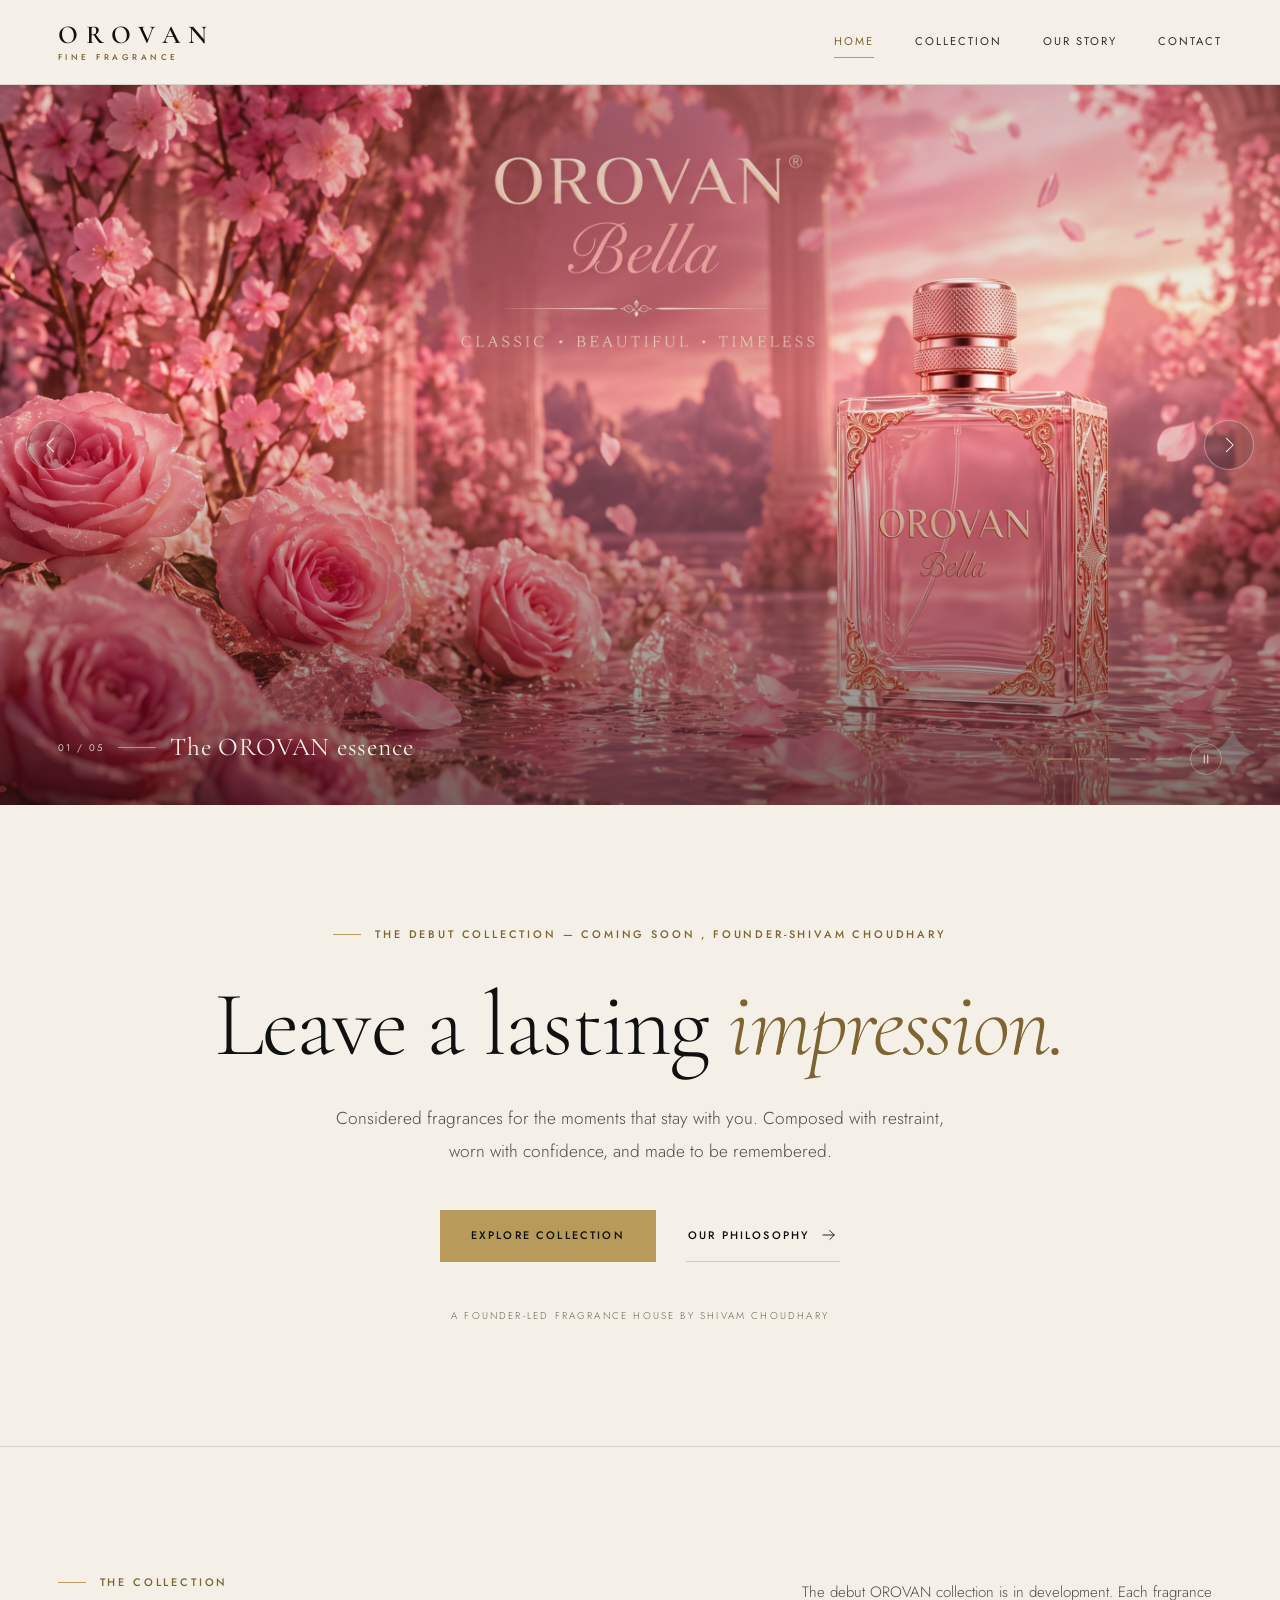
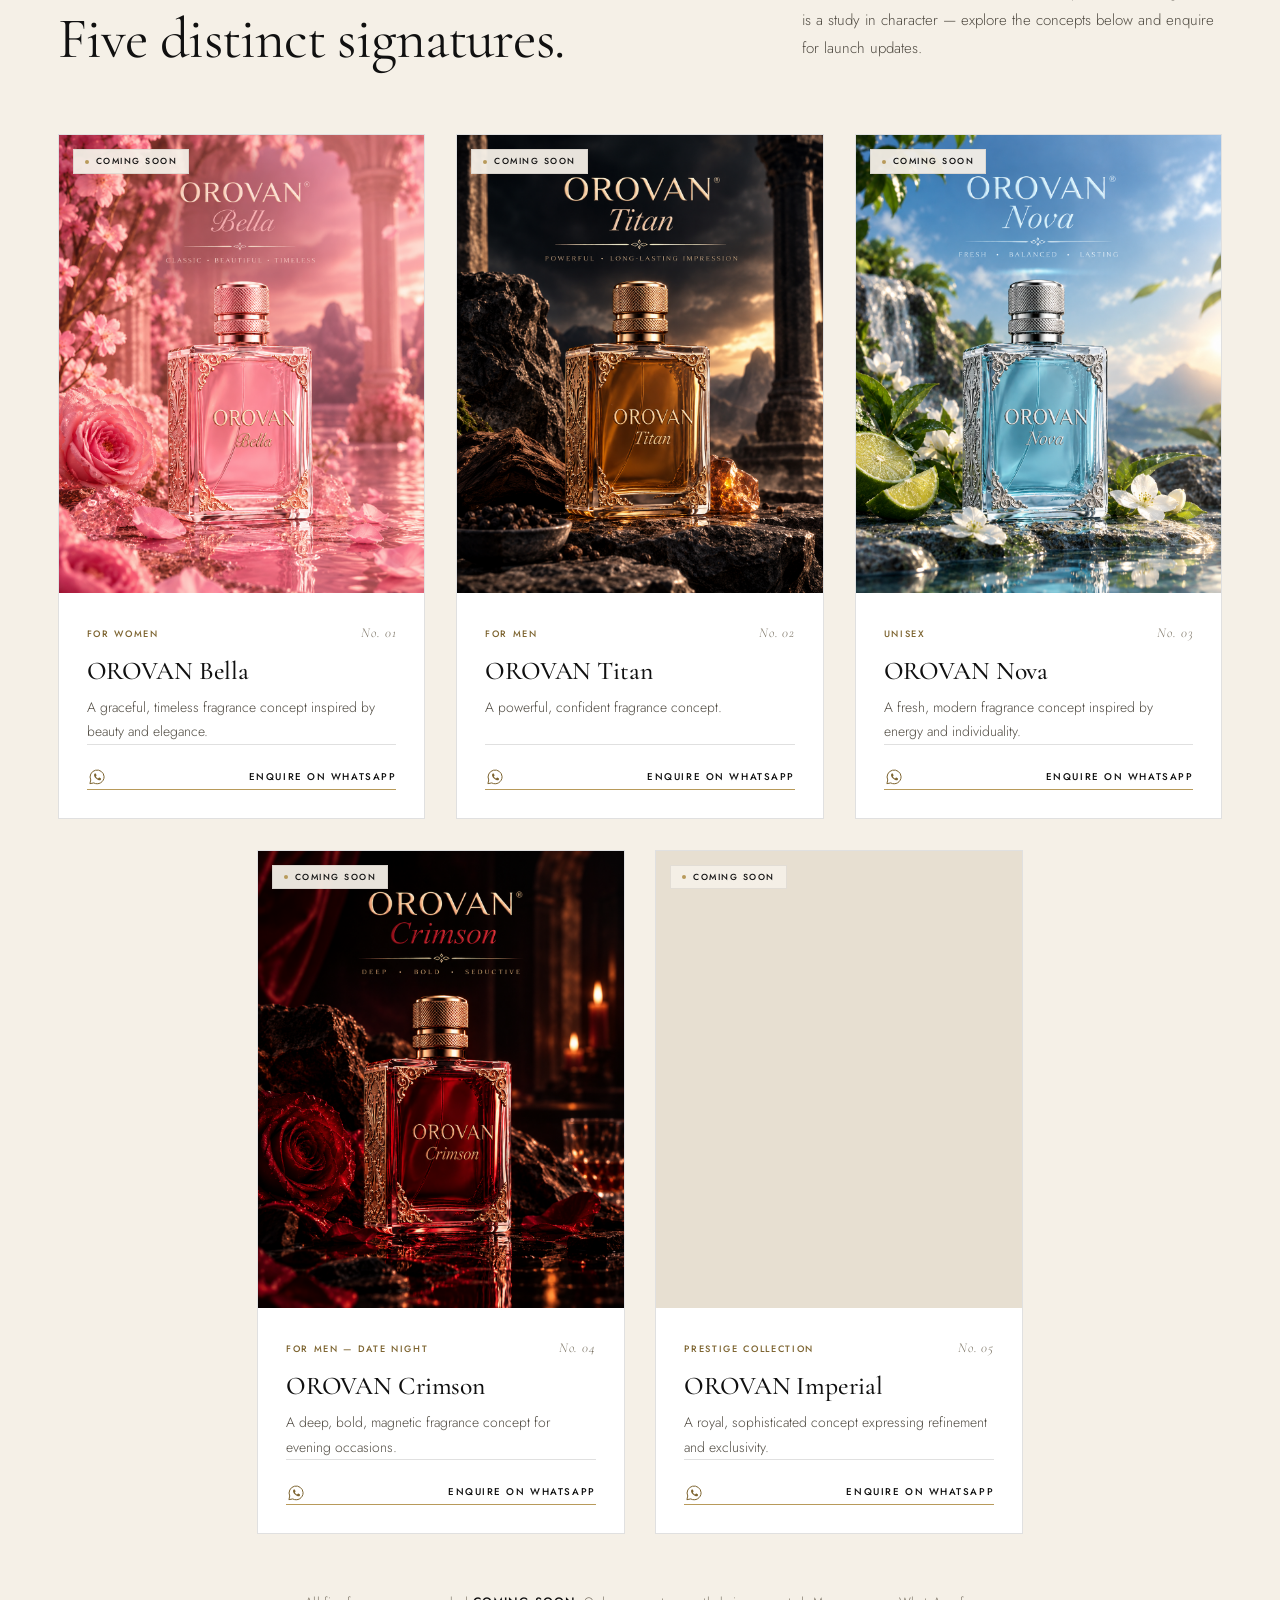
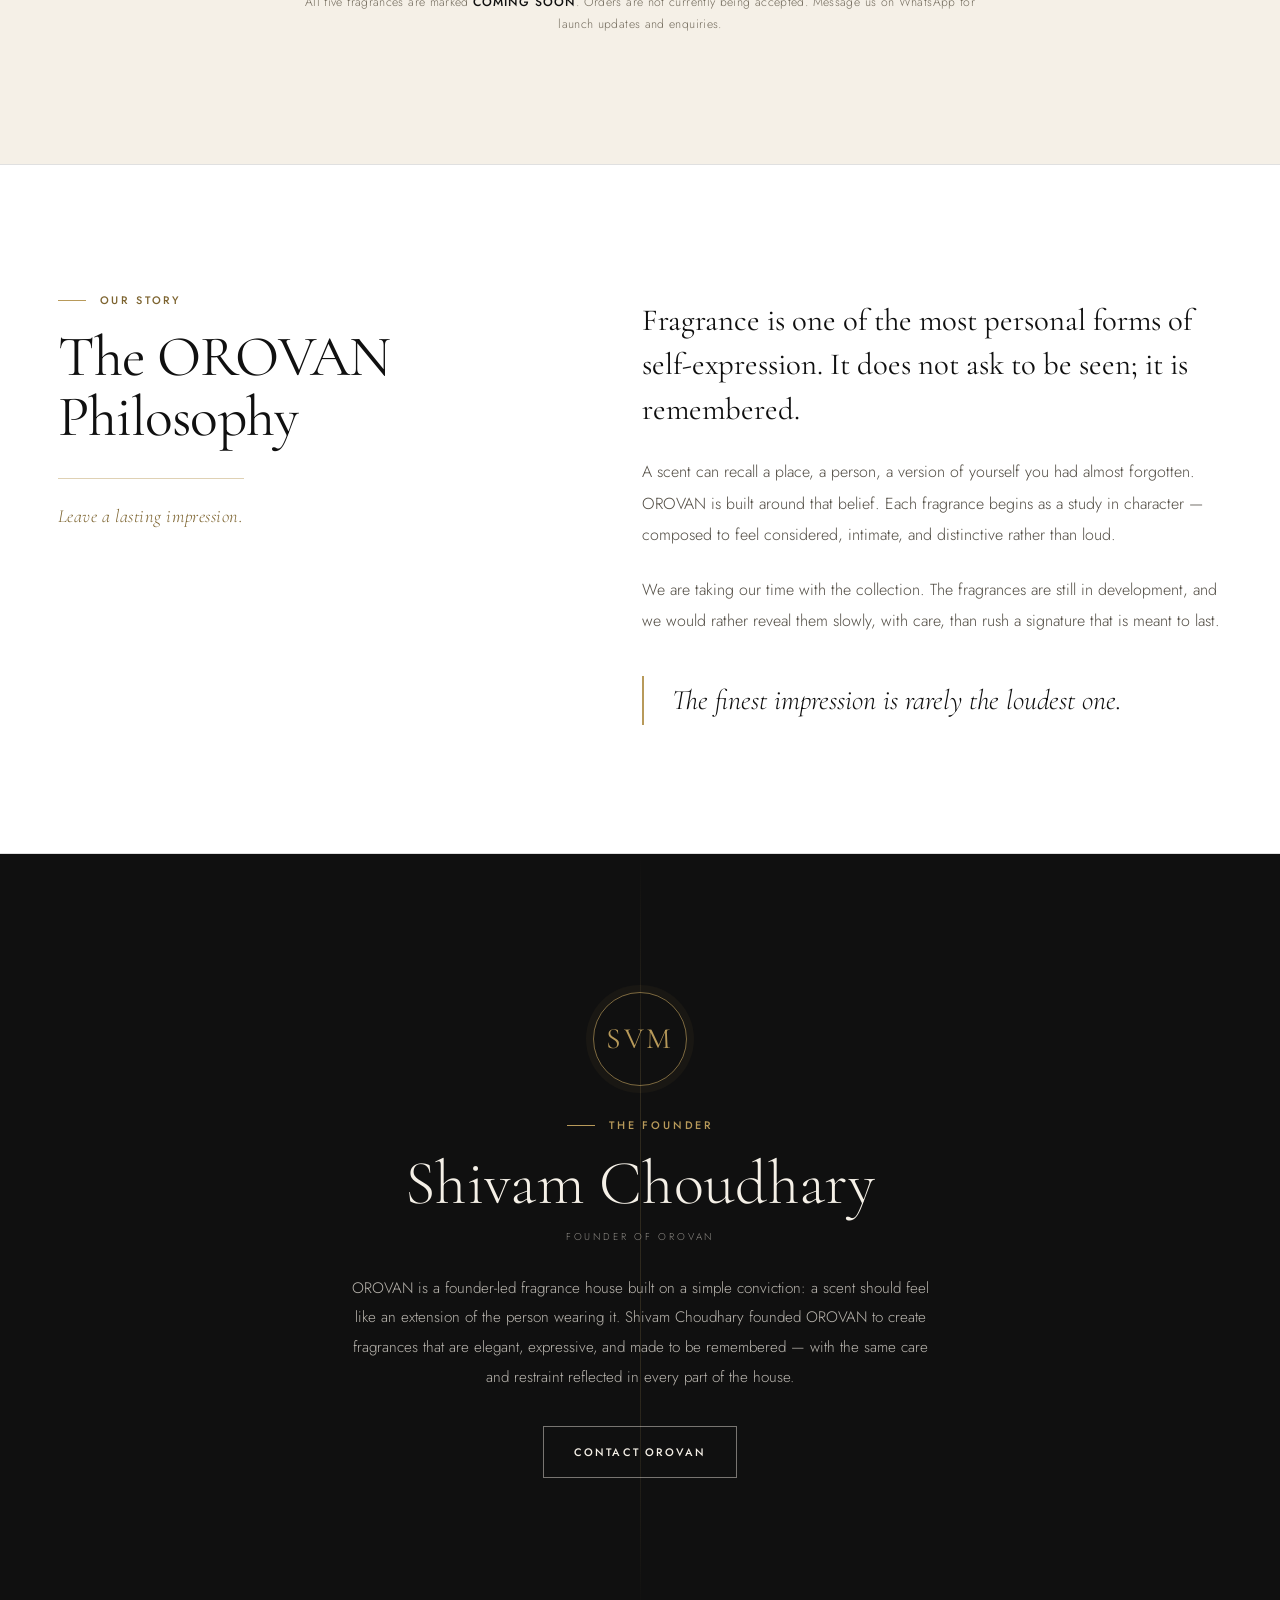
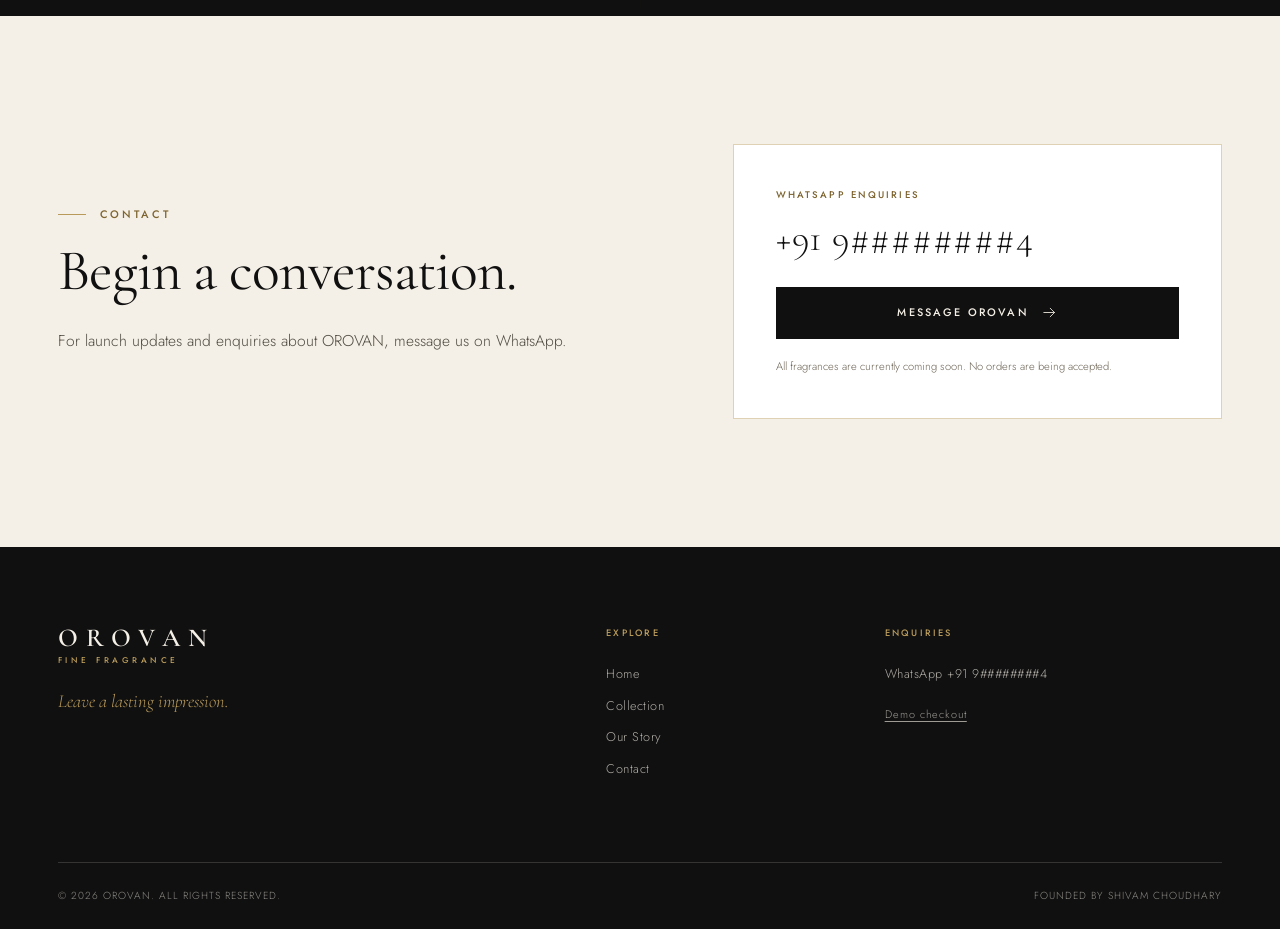
<file: index.html>
<!DOCTYPE html>
<html lang="en">
<head>
  <meta charset="UTF-8">
  <meta name="viewport" content="width=device-width, initial-scale=1">
  <meta name="description" content="OROVAN is a founder-led fragrance house creating considered, expressive scents made to be remembered. Discover the debut collection, coming soon.">
  <meta name="theme-color" content="#101010">
  <title>OROVAN | Leave a Lasting Impression</title>

  <link rel="icon" href="data:image/svg+xml,%3Csvg xmlns='http://www.w3.org/2000/svg' viewBox='0 0 64 64'%3E%3Crect width='64' height='64' fill='%23101010'/%3E%3Ctext x='32' y='44' font-family='Georgia,serif' font-size='36' fill='%23B89A5A' text-anchor='middle'%3EO%3C/text%3E%3C/svg%3E">

  <link rel="preconnect" href="https://fonts.googleapis.com">
  <link rel="preconnect" href="https://fonts.gstatic.com" crossorigin>
  <link href="https://fonts.googleapis.com/css2?family=Cormorant+Garamond:ital,wght@0,300;0,400;0,500;0,600;1,300;1,400&family=Jost:wght@300;400;500;600&display=swap" rel="stylesheet">

  <link rel="stylesheet" href="style.css">
</head>
<body>
  <a class="skip-link" href="#main">Skip to content</a>

  <header class="site-header" id="site-header">
    <div class="header-inner container">
      <a class="brand" href="#home">
        <span class="brand-name">OROVAN</span>
        <span class="brand-sub">Fine Fragrance</span>
      </a>

      <button
        class="nav-toggle"
        type="button"
        aria-expanded="false"
        aria-controls="primary-nav"
        data-nav-toggle
      >
        <span class="nav-toggle-box" aria-hidden="true">
          <span></span>
          <span></span>
        </span>
        <span class="sr-only">Open menu</span>
      </button>

      <nav class="primary-nav" id="primary-nav" aria-label="Primary navigation" data-nav>
        <ul>
          <li><a href="#home">Home</a></li>
          <li><a href="#collection">Collection</a></li>
          <li><a href="#story">Our Story</a></li>
          <li><a href="#contact">Contact</a></li>
        </ul>
      </nav>
    </div>
  </header>

  <main id="main">
    <!-- SLIDER IMAGES: place home.img1.jpg to home.img5.jpg inside the images/ folder. -->
    <section class="hero-slider" id="home" aria-label="OROVAN fragrance imagery">
      <div class="slider" data-slider role="region" aria-roledescription="carousel" aria-label="Featured OROVAN imagery" tabindex="0">
        <figure class="slide is-active" data-slide>
          <img src="home1.png" alt="A sculptural OROVAN perfume bottle in warm, low light" width="1600" height="900" fetchpriority="high" decoding="async">
          <div class="slide-fallback" hidden aria-hidden="true">
            <span>OROVAN</span>
            <small>Image coming soon</small>
          </div>
          <figcaption class="slide-caption">
            <span class="slide-index">01 / 05</span>
            <span class="slide-line" aria-hidden="true"></span>
            <span class="slide-title">The OROVAN essence</span>
          </figcaption>
        </figure>

        <figure class="slide" data-slide aria-hidden="true">
          <img src="home2.png" alt="Amber glass and soft shadows in an OROVAN still life" width="1600" height="900" loading="lazy" decoding="async">
          <div class="slide-fallback" hidden aria-hidden="true">
            <span>OROVAN</span>
            <small>Image coming soon</small>
          </div>
          <figcaption class="slide-caption">
            <span class="slide-index">02 / 05</span>
            <span class="slide-line" aria-hidden="true"></span>
            <span class="slide-title">Quiet confidence</span>
          </figcaption>
        </figure>

        <figure class="slide" data-slide aria-hidden="true">
          <img src="home3.png" alt="An OROVAN fragrance bottle beside folded ivory silk" width="1600" height="900" loading="lazy" decoding="async">
          <div class="slide-fallback" hidden aria-hidden="true">
            <span>OROVAN</span>
            <small>Image coming soon</small>
          </div>
          <figcaption class="slide-caption">
            <span class="slide-index">03 / 05</span>
            <span class="slide-line" aria-hidden="true"></span>
            <span class="slide-title">A study in elegance</span>
          </figcaption>
        </figure>

        <figure class="slide" data-slide aria-hidden="true">
          <img src="home4.png" alt="Golden light falling across an OROVAN perfume bottle" width="1600" height="900" loading="lazy" decoding="async">
          <div class="slide-fallback" hidden aria-hidden="true">
            <span>OROVAN</span>
            <small>Image coming soon</small>
          </div>
          <figcaption class="slide-caption">
            <span class="slide-index">04 / 05</span>
            <span class="slide-line" aria-hidden="true"></span>
            <span class="slide-title">Golden hour</span>
          </figcaption>
        </figure>

        <figure class="slide" data-slide aria-hidden="true">
          <img src="home5.png" alt="A minimalist OROVAN fragrance composition in ivory and gold" width="1600" height="900" loading="lazy" decoding="async">
          <div class="slide-fallback" hidden aria-hidden="true">
            <span>OROVAN</span>
            <small>Image coming soon</small>
          </div>
          <figcaption class="slide-caption">
            <span class="slide-index">05 / 05</span>
            <span class="slide-line" aria-hidden="true"></span>
            <span class="slide-title">Leave a lasting impression</span>
          </figcaption>
        </figure>

        <button class="slider-arrow slider-arrow--prev" type="button" data-slider-prev aria-label="Previous slide">
          <svg viewBox="0 0 24 24" aria-hidden="true" focusable="false">
            <path d="M15 4 7 12l8 8" fill="none" stroke="currentColor" stroke-width="1.25" stroke-linecap="round" stroke-linejoin="round"/>
          </svg>
        </button>
        <button class="slider-arrow slider-arrow--next" type="button" data-slider-next aria-label="Next slide">
          <svg viewBox="0 0 24 24" aria-hidden="true" focusable="false">
            <path d="m9 4 8 8-8 8" fill="none" stroke="currentColor" stroke-width="1.25" stroke-linecap="round" stroke-linejoin="round"/>
          </svg>
        </button>

        <div class="slider-status">
          <div class="slider-dots" data-slider-dots aria-label="Choose a slide">
            <button class="slider-dot is-active" type="button" data-slide-to="0" aria-label="Go to slide 1" aria-current="true"></button>
            <button class="slider-dot" type="button" data-slide-to="1" aria-label="Go to slide 2"></button>
            <button class="slider-dot" type="button" data-slide-to="2" aria-label="Go to slide 3"></button>
            <button class="slider-dot" type="button" data-slide-to="3" aria-label="Go to slide 4"></button>
            <button class="slider-dot" type="button" data-slide-to="4" aria-label="Go to slide 5"></button>
          </div>
          <button class="slider-autoplay" type="button" data-slider-autoplay data-playing="true" aria-label="Pause slideshow">
            <svg viewBox="0 0 24 24" aria-hidden="true" focusable="false">
              <path class="icon-pause" d="M9 5v14M15 5v14" fill="none" stroke="currentColor" stroke-width="1.5" stroke-linecap="round"/>
              <path class="icon-play" d="M9 5.5 18 12l-9 6.5Z" fill="currentColor"/>
            </svg>
          </button>
        </div>
      </div>
    </section>

    <section class="hero" aria-labelledby="hero-title">
      <div class="hero-inner container">
        <p class="eyebrow eyebrow--center">The Debut Collection &mdash; Coming Soon , FOUNDER-SHIVAM CHOUDHARY</p>
        <h1 id="hero-title">Leave a lasting <em>impression.</em></h1>
        <p class="hero-lede">
          Considered fragrances for the moments that stay with you. Composed with restraint,
          worn with confidence, and made to be remembered.
        </p>
        <div class="hero-actions">
          <a class="btn btn--gold" href="#collection">Explore Collection</a>
          <a class="link-arrow" href="#story">
            Our Philosophy
            <svg viewBox="0 0 24 24" aria-hidden="true" focusable="false">
              <path d="M4 12h15M13 6l6 6-6 6" fill="none" stroke="currentColor" stroke-width="1.2" stroke-linecap="round" stroke-linejoin="round"/>
            </svg>
          </a>
        </div>
        <p class="hero-note">A founder-led fragrance house by Shivam Choudhary</p>
      </div>
    </section>

    <!-- PRODUCT IMAGES: place bella.jpg, titan.jpg, nova.jpg, crimson.jpg and imperial.jpg inside images/. -->
    <!-- PRODUCT CONTENT: edit the names, categories, descriptions and data-whatsapp-product values below. -->
    <section class="collection section" id="collection" aria-labelledby="collection-title">
      <div class="container">
        <div class="section-head">
          <div>
            <p class="eyebrow">The Collection</p>
            <h2 class="section-title" id="collection-title">Five distinct signatures.</h2>
          </div>
          <p class="section-intro">
            The debut OROVAN collection is in development. Each fragrance is a study in character
            &mdash; explore the concepts below and enquire for launch updates.
          </p>
        </div>

        <div class="product-grid">
          <article class="product-card">
            <div class="product-media">
              <img src="bella.png" alt="OROVAN Bella fragrance concept" width="800" height="1000" loading="lazy" decoding="async">
              <div class="product-fallback" hidden aria-hidden="true">
                <span>OROVAN</span>
                <small>Image coming soon</small>
              </div>
              <span class="coming-soon">Coming Soon</span>
            </div>
            <div class="product-body">
              <div class="product-meta">
                <span class="product-category">For Women</span>
                <span class="product-number">No. 01</span>
              </div>
              <h3>OROVAN Bella</h3>
              <p>A graceful, timeless fragrance concept inspired by beauty and elegance.</p>
              <a
                class="product-link"
                href="https://wa.me/919430932904?text=Hello%20OROVAN%2C%20I%20would%20like%20to%20enquire%20about%20OROVAN%20Bella."
                target="_blank"
                rel="noopener noreferrer"
                data-whatsapp-product="OROVAN Bella"
                data-whatsapp-category="For Women"
              >
                <svg viewBox="0 0 24 24" aria-hidden="true" focusable="false">
                  <path d="M20.5 11.6a8.4 8.4 0 0 1-12.4 7.5L3.5 20l1-4.4a8.4 8.4 0 1 1 16-4Z" fill="none" stroke="currentColor" stroke-width="1.2" stroke-linejoin="round"/>
                  <path d="M9 8.2c.2-.4.4-.4.7-.4h.5c.2 0 .4 0 .5.4l.7 1.6c.1.2 0 .4-.1.6l-.5.6c-.1.2-.2.3 0 .6.5.8 1.3 1.6 2.2 2.1.3.2.4.1.6-.1l.6-.7c.2-.2.4-.3.6-.2l1.6.7c.3.2.4.3.4.6v.6c0 .5-.4 1-.9 1.2-.5.2-1.2.3-3-.5-1.8-.8-3.3-2.4-4-3.8-.6-1.3-.4-2.3-.2-2.7Z" fill="currentColor"/>
                </svg>
                Enquire on WhatsApp
              </a>
            </div>
          </article>

          <article class="product-card">
            <div class="product-media">
              <img src="titan.png" alt="OROVAN Titan fragrance concept" width="800" height="1000" loading="lazy" decoding="async">
              <div class="product-fallback" hidden aria-hidden="true">
                <span>OROVAN</span>
                <small>Image coming soon</small>
              </div>
              <span class="coming-soon">Coming Soon</span>
            </div>
            <div class="product-body">
              <div class="product-meta">
                <span class="product-category">For Men</span>
                <span class="product-number">No. 02</span>
              </div>
              <h3>OROVAN Titan</h3>
              <p>A powerful, confident fragrance concept.</p>
              <a
                class="product-link"
                href="https://wa.me/919430932904?text=Hello%20OROVAN%2C%20I%20would%20like%20to%20enquire%20about%20OROVAN%20Titan."
                target="_blank"
                rel="noopener noreferrer"
                data-whatsapp-product="OROVAN Titan"
                data-whatsapp-category="For Men"
              >
                <svg viewBox="0 0 24 24" aria-hidden="true" focusable="false">
                  <path d="M20.5 11.6a8.4 8.4 0 0 1-12.4 7.5L3.5 20l1-4.4a8.4 8.4 0 1 1 16-4Z" fill="none" stroke="currentColor" stroke-width="1.2" stroke-linejoin="round"/>
                  <path d="M9 8.2c.2-.4.4-.4.7-.4h.5c.2 0 .4 0 .5.4l.7 1.6c.1.2 0 .4-.1.6l-.5.6c-.1.2-.2.3 0 .6.5.8 1.3 1.6 2.2 2.1.3.2.4.1.6-.1l.6-.7c.2-.2.4-.3.6-.2l1.6.7c.3.2.4.3.4.6v.6c0 .5-.4 1-.9 1.2-.5.2-1.2.3-3-.5-1.8-.8-3.3-2.4-4-3.8-.6-1.3-.4-2.3-.2-2.7Z" fill="currentColor"/>
                </svg>
                Enquire on WhatsApp
              </a>
            </div>
          </article>

          <article class="product-card">
            <div class="product-media">
              <img src="refrech.png" alt="OROVAN Nova fragrance concept" width="800" height="1000" loading="lazy" decoding="async">
              <div class="product-fallback" hidden aria-hidden="true">
                <span>OROVAN</span>
                <small>Image coming soon</small>
              </div>
              <span class="coming-soon">Coming Soon</span>
            </div>
            <div class="product-body">
              <div class="product-meta">
                <span class="product-category">Unisex</span>
                <span class="product-number">No. 03</span>
              </div>
              <h3>OROVAN Nova</h3>
              <p>A fresh, modern fragrance concept inspired by energy and individuality.</p>
              <a
                class="product-link"
                href="https://wa.me/919430932904?text=Hello%20OROVAN%2C%20I%20would%20like%20to%20enquire%20about%20OROVAN%20Nova."
                target="_blank"
                rel="noopener noreferrer"
                data-whatsapp-product="OROVAN Nova"
                data-whatsapp-category="Unisex"
              >
                <svg viewBox="0 0 24 24" aria-hidden="true" focusable="false">
                  <path d="M20.5 11.6a8.4 8.4 0 0 1-12.4 7.5L3.5 20l1-4.4a8.4 8.4 0 1 1 16-4Z" fill="none" stroke="currentColor" stroke-width="1.2" stroke-linejoin="round"/>
                  <path d="M9 8.2c.2-.4.4-.4.7-.4h.5c.2 0 .4 0 .5.4l.7 1.6c.1.2 0 .4-.1.6l-.5.6c-.1.2-.2.3 0 .6.5.8 1.3 1.6 2.2 2.1.3.2.4.1.6-.1l.6-.7c.2-.2.4-.3.6-.2l1.6.7c.3.2.4.3.4.6v.6c0 .5-.4 1-.9 1.2-.5.2-1.2.3-3-.5-1.8-.8-3.3-2.4-4-3.8-.6-1.3-.4-2.3-.2-2.7Z" fill="currentColor"/>
                </svg>
                Enquire on WhatsApp
              </a>
            </div>
          </article>

          <article class="product-card">
            <div class="product-media">
              <img src="crimson.png" alt="OROVAN Crimson fragrance concept" width="800" height="1000" loading="lazy" decoding="async">
              <div class="product-fallback" hidden aria-hidden="true">
                <span>OROVAN</span>
                <small>Image coming soon</small>
              </div>
              <span class="coming-soon">Coming Soon</span>
            </div>
            <div class="product-body">
              <div class="product-meta">
                <span class="product-category">For Men &mdash; Date Night</span>
                <span class="product-number">No. 04</span>
              </div>
              <h3>OROVAN Crimson</h3>
              <p>A deep, bold, magnetic fragrance concept for evening occasions.</p>
              <a
                class="product-link"
                href="https://wa.me/919430932904?text=Hello%20OROVAN%2C%20I%20would%20like%20to%20enquire%20about%20OROVAN%20Crimson."
                target="_blank"
                rel="noopener noreferrer"
                data-whatsapp-product="OROVAN Crimson"
                data-whatsapp-category="For Men — Date Night"
              >
                <svg viewBox="0 0 24 24" aria-hidden="true" focusable="false">
                  <path d="M20.5 11.6a8.4 8.4 0 0 1-12.4 7.5L3.5 20l1-4.4a8.4 8.4 0 1 1 16-4Z" fill="none" stroke="currentColor" stroke-width="1.2" stroke-linejoin="round"/>
                  <path d="M9 8.2c.2-.4.4-.4.7-.4h.5c.2 0 .4 0 .5.4l.7 1.6c.1.2 0 .4-.1.6l-.5.6c-.1.2-.2.3 0 .6.5.8 1.3 1.6 2.2 2.1.3.2.4.1.6-.1l.6-.7c.2-.2.4-.3.6-.2l1.6.7c.3.2.4.3.4.6v.6c0 .5-.4 1-.9 1.2-.5.2-1.2.3-3-.5-1.8-.8-3.3-2.4-4-3.8-.6-1.3-.4-2.3-.2-2.7Z" fill="currentColor"/>
                </svg>
                Enquire on WhatsApp
              </a>
            </div>
          </article>

          <article class="product-card">
            <div class="product-media">
              <img src="luxry.png" alt="OROVAN Imperial fragrance concept" width="800" height="1000" loading="lazy" decoding="async">
              <div class="product-fallback" hidden aria-hidden="true">
                <span>OROVAN</span>
                <small>Image coming soon</small>
              </div>
              <span class="coming-soon">Coming Soon</span>
            </div>
            <div class="product-body">
              <div class="product-meta">
                <span class="product-category">Prestige Collection</span>
                <span class="product-number">No. 05</span>
              </div>
              <h3>OROVAN Imperial</h3>
              <p>A royal, sophisticated concept expressing refinement and exclusivity.</p>
              <a
                class="product-link"
                href="https://wa.me/919430932904?text=Hello%20OROVAN%2C%20I%20would%20like%20to%20enquire%20about%20OROVAN%20Imperial."
                target="_blank"
                rel="noopener noreferrer"
                data-whatsapp-product="OROVAN Imperial"
                data-whatsapp-category="Prestige Collection"
              >
                <svg viewBox="0 0 24 24" aria-hidden="true" focusable="false">
                  <path d="M20.5 11.6a8.4 8.4 0 0 1-12.4 7.5L3.5 20l1-4.4a8.4 8.4 0 1 1 16-4Z" fill="none" stroke="currentColor" stroke-width="1.2" stroke-linejoin="round"/>
                  <path d="M9 8.2c.2-.4.4-.4.7-.4h.5c.2 0 .4 0 .5.4l.7 1.6c.1.2 0 .4-.1.6l-.5.6c-.1.2-.2.3 0 .6.5.8 1.3 1.6 2.2 2.1.3.2.4.1.6-.1l.6-.7c.2-.2.4-.3.6-.2l1.6.7c.3.2.4.3.4.6v.6c0 .5-.4 1-.9 1.2-.5.2-1.2.3-3-.5-1.8-.8-3.3-2.4-4-3.8-.6-1.3-.4-2.3-.2-2.7Z" fill="currentColor"/>
                </svg>
                Enquire on WhatsApp
              </a>
            </div>
          </article>
        </div>

        <p class="collection-note">
          All five fragrances are marked <strong>Coming Soon</strong>. Orders are not currently
          being accepted. Message us on WhatsApp for launch updates and enquiries.
        </p>
      </div>
    </section>

    <section class="philosophy section" id="story" aria-labelledby="story-title">
      <div class="container philosophy-grid">
        <div class="story-heading">
          <p class="eyebrow">Our Story</p>
          <h2 class="section-title" id="story-title">The OROVAN Philosophy</h2>
          <p class="story-signature">Leave a lasting impression.</p>
        </div>

        <div class="philosophy-copy">
          <p class="philosophy-lede">
            Fragrance is one of the most personal forms of self-expression. It does not ask to be
            seen; it is remembered.
          </p>
          <p>
            A scent can recall a place, a person, a version of yourself you had almost forgotten.
            OROVAN is built around that belief. Each fragrance begins as a study in character
            &mdash; composed to feel considered, intimate, and distinctive rather than loud.
          </p>
          <p>
            We are taking our time with the collection. The fragrances are still in development,
            and we would rather reveal them slowly, with care, than rush a signature that is meant
            to last.
          </p>
          <blockquote class="philosophy-quote">
            The finest impression is rarely the loudest one.
          </blockquote>
        </div>
      </div>
    </section>

    <section class="founder" aria-labelledby="founder-title">
      <div class="founder-inner container">
        <div class="founder-mark" aria-hidden="true">SVM</div>
        <p class="eyebrow eyebrow--center">The Founder</p>
        <h2 id="founder-title">Shivam Choudhary</h2>
        <p class="founder-role">Founder of OROVAN</p>
        <p class="founder-copy">
          OROVAN is a founder-led fragrance house built on a simple conviction: a scent should feel
          like an extension of the person wearing it. Shivam Choudhary founded OROVAN to create
          fragrances that are elegant, expressive, and made to be remembered &mdash; with the same
          care and restraint reflected in every part of the house.
        </p>
        <a class="btn btn--outline-light" href="#contact">Contact OROVAN</a>
      </div>
    </section>

    <!-- WHATSAPP: the number is set once in script.js (WHATSAPP_NUMBER). The links here are no-JS fallbacks. -->
    <section class="contact section" id="contact" aria-labelledby="contact-title">
      <div class="container contact-grid">
        <div>
          <p class="eyebrow">Contact</p>
          <h2 class="section-title" id="contact-title">Begin a conversation.</h2>
          <p class="contact-copy">
            For launch updates and enquiries about OROVAN, message us on WhatsApp.
          </p>
        </div>

        <div class="contact-panel">
          <p class="contact-label">WhatsApp enquiries</p>
          <a class="contact-phone" href="https://wa.me/919430932904?text=Hello%20OROVAN%2C%20I%20would%20like%20to%20know%20more%20about%20the%20collection." target="_blank" rel="noopener noreferrer">
            +91 9########4
          </a>
          <a class="btn btn--dark" href="https://wa.me/919430932904?text=Hello%20OROVAN%2C%20I%20would%20like%20to%20know%20more%20about%20the%20collection." target="_blank" rel="noopener noreferrer">
            Message OROVAN
            <svg viewBox="0 0 24 24" aria-hidden="true" focusable="false">
              <path d="M4 12h15M13 6l6 6-6 6" fill="none" stroke="currentColor" stroke-width="1.2" stroke-linecap="round" stroke-linejoin="round"/>
            </svg>
          </a>
          <p class="contact-note">All fragrances are currently coming soon. No orders are being accepted.</p>
        </div>
      </div>
    </section>
  </main>

  <footer class="site-footer">
    <div class="container">
      <div class="footer-top">
        <div class="footer-brand">
          <a class="brand brand--footer" href="#home">
            <span class="brand-name">OROVAN</span>
            <span class="brand-sub">Fine Fragrance</span>
          </a>
          <p class="footer-tagline">Leave a lasting impression.</p>
        </div>

        <nav class="footer-nav" aria-label="Footer navigation">
          <p class="footer-heading">Explore</p>
          <ul>
            <li><a href="#home">Home</a></li>
            <li><a href="#collection">Collection</a></li>
            <li><a href="#story">Our Story</a></li>
            <li><a href="#contact">Contact</a></li>
          </ul>
        </nav>

        <div class="footer-contact">
          <p class="footer-heading">Enquiries</p>
          <a href="https://wa.me/919430932904?text=Hello%20OROVAN%2C%20I%20would%20like%20to%20know%20more%20about%20the%20collection." target="_blank" rel="noopener noreferrer">
            WhatsApp +91 9########4
          </a>
          <a class="footer-demo-link" href="checkout.html">Demo checkout</a>
        </div>
      </div>

      <div class="footer-bottom">
        <p>&copy; <span data-year>2026</span> OROVAN. All rights reserved.</p>
        <p>Founded by Shivam Choudhary</p>
      </div>
    </div>
  </footer>

  <script src="script.js" defer></script>
</body>
</html>
</file>
<file: style.css>
/* =========================================================
   OROVAN — Main stylesheet
   Palette: black #101010, antique gold #B89A5A,
   warm ivory #F5F0E7, white #FFFFFF
   ========================================================= */

:root {
  --black: #101010;
  --gold: #b89a5a;
  --gold-deep: #7d6430;
  --ivory: #f5f0e7;
  --white: #ffffff;
  --ink-soft: #514c43;
  --line: rgba(16, 16, 16, 0.13);
  --line-light: rgba(245, 240, 231, 0.16);
  --gold-line: rgba(184, 154, 90, 0.45);
  --font-display: "Cormorant Garamond", "Times New Roman", Georgia, serif;
  --font-body: "Jost", "Helvetica Neue", Arial, sans-serif;
  --gutter: clamp(20px, 4.5vw, 60px);
  --container: 1180px;
  --header-h: 84px;
  --ease: cubic-bezier(0.22, 0.61, 0.36, 1);
}

*,
*::before,
*::after {
  box-sizing: border-box;
}

html {
  scroll-behavior: smooth;
  -webkit-text-size-adjust: 100%;
}

body {
  margin: 0;
  background: var(--ivory);
  color: var(--black);
  font-family: var(--font-body);
  font-size: 1rem;
  font-weight: 300;
  line-height: 1.7;
  overflow-x: hidden;
  -webkit-font-smoothing: antialiased;
  text-rendering: optimizeLegibility;
}

[hidden] {
  display: none !important;
}

img {
  display: block;
  max-width: 100%;
}

a {
  color: inherit;
  text-underline-offset: 0.25em;
}

button,
input,
select,
textarea {
  font: inherit;
  color: inherit;
}

button {
  cursor: pointer;
}

h1,
h2,
h3,
h4,
p,
figure,
blockquote {
  margin: 0;
}

ul {
  margin: 0;
  padding: 0;
  list-style: none;
}

::selection {
  background: var(--gold);
  color: var(--black);
}

:focus-visible {
  outline: 2px solid var(--gold-deep);
  outline-offset: 4px;
}

.sr-only {
  position: absolute !important;
  width: 1px;
  height: 1px;
  padding: 0;
  margin: -1px;
  overflow: hidden;
  clip: rect(0, 0, 0, 0);
  white-space: nowrap;
  border: 0;
}

.skip-link {
  position: fixed;
  top: 12px;
  left: 12px;
  z-index: 1000;
  padding: 10px 18px;
  background: var(--black);
  color: var(--ivory);
  font-size: 0.72rem;
  letter-spacing: 0.16em;
  text-transform: uppercase;
  text-decoration: none;
  transform: translateY(-160%);
  transition: transform 0.25s var(--ease);
}

.skip-link:focus {
  transform: translateY(0);
}

.container {
  width: min(var(--container), calc(100% - (var(--gutter) * 2)));
  margin-inline: auto;
}

.section {
  padding-block: clamp(76px, 10vw, 140px);
  scroll-margin-top: calc(var(--header-h) + 12px);
}

/* ---------- Shared type ---------- */

.eyebrow {
  display: flex;
  align-items: center;
  gap: 14px;
  color: var(--gold-deep);
  font-family: var(--font-body);
  font-size: 0.68rem;
  font-weight: 500;
  letter-spacing: 0.26em;
  line-height: 1.4;
  text-transform: uppercase;
}

.eyebrow::before {
  content: "";
  width: 28px;
  height: 1px;
  flex: 0 0 auto;
  background: var(--gold);
}

.eyebrow--center {
  justify-content: center;
}

.section-title {
  margin-top: 20px;
  font-family: var(--font-display);
  font-size: clamp(2.4rem, 4.5vw, 3.9rem);
  font-weight: 400;
  letter-spacing: -0.015em;
  line-height: 1.04;
}

.section-intro {
  max-width: 430px;
  color: var(--ink-soft);
  font-size: 0.94rem;
  line-height: 1.85;
}

/* ---------- Buttons ---------- */

.btn {
  display: inline-flex;
  align-items: center;
  justify-content: center;
  gap: 12px;
  min-height: 52px;
  padding: 0 30px;
  border: 1px solid transparent;
  border-radius: 0;
  font-size: 0.68rem;
  font-weight: 500;
  letter-spacing: 0.2em;
  line-height: 1;
  text-align: center;
  text-decoration: none;
  text-transform: uppercase;
  transition:
    background-color 0.35s var(--ease),
    border-color 0.35s var(--ease),
    color 0.35s var(--ease);
}

.btn svg {
  width: 17px;
  height: 17px;
  flex: 0 0 auto;
  transition: transform 0.35s var(--ease);
}

.btn:hover svg {
  transform: translateX(3px);
}

.btn--gold {
  background: var(--gold);
  border-color: var(--gold);
  color: var(--black);
}

.btn--gold:hover {
  background: var(--gold-deep);
  border-color: var(--gold-deep);
  color: var(--white);
}

.btn--dark {
  width: 100%;
  background: var(--black);
  border-color: var(--black);
  color: var(--ivory);
}

.btn--dark:hover {
  background: var(--gold-deep);
  border-color: var(--gold-deep);
  color: var(--white);
}

.btn--outline-light {
  border-color: rgba(245, 240, 231, 0.45);
  color: var(--ivory);
}

.btn--outline-light:hover {
  background: var(--gold);
  border-color: var(--gold);
  color: var(--black);
}

.link-arrow {
  display: inline-flex;
  align-items: center;
  gap: 10px;
  min-height: 52px;
  padding: 0 2px;
  border-bottom: 1px solid var(--gold-line);
  color: var(--black);
  font-size: 0.68rem;
  font-weight: 500;
  letter-spacing: 0.2em;
  text-decoration: none;
  text-transform: uppercase;
  transition:
    color 0.3s var(--ease),
    border-color 0.3s var(--ease);
}

.link-arrow svg {
  width: 18px;
  height: 18px;
  transition: transform 0.3s var(--ease);
}

.link-arrow:hover {
  border-color: var(--gold);
  color: var(--gold-deep);
}

.link-arrow:hover svg {
  transform: translateX(4px);
}

/* ---------- Header ---------- */

.site-header {
  position: sticky;
  top: 0;
  z-index: 100;
  background: rgba(245, 240, 231, 0.96);
  border-bottom: 1px solid var(--line);
  transition:
    box-shadow 0.35s var(--ease),
    background-color 0.35s var(--ease);
}

@supports (backdrop-filter: blur(10px)) {
  .site-header {
    background: rgba(245, 240, 231, 0.88);
    backdrop-filter: blur(12px);
  }
}

.site-header.is-scrolled {
  box-shadow: 0 10px 30px rgba(16, 16, 16, 0.06);
}

.header-inner {
  display: flex;
  align-items: center;
  justify-content: space-between;
  gap: 28px;
  min-height: var(--header-h);
}

.brand {
  display: inline-flex;
  flex-direction: column;
  gap: 5px;
  color: var(--black);
  line-height: 1;
  text-decoration: none;
}

.brand-name {
  font-family: var(--font-display);
  font-size: 1.62rem;
  font-weight: 600;
  letter-spacing: 0.32em;
  line-height: 1;
  text-transform: uppercase;
}

.brand-sub {
  color: var(--gold-deep);
  font-size: 0.52rem;
  font-weight: 500;
  letter-spacing: 0.42em;
  line-height: 1;
  text-transform: uppercase;
}

.primary-nav ul {
  display: flex;
  align-items: center;
  gap: clamp(20px, 3.2vw, 42px);
}

.primary-nav a {
  position: relative;
  display: inline-block;
  padding-block: 9px;
  color: #302d28;
  font-size: 0.7rem;
  font-weight: 400;
  letter-spacing: 0.18em;
  text-decoration: none;
  text-transform: uppercase;
  transition: color 0.3s var(--ease);
}

.primary-nav a::after {
  content: "";
  position: absolute;
  right: 0;
  bottom: 3px;
  left: 0;
  height: 1px;
  background: var(--gold);
  transform: scaleX(0);
  transform-origin: left;
  transition: transform 0.35s var(--ease);
}

.primary-nav a:hover,
.primary-nav a[aria-current="location"] {
  color: var(--gold-deep);
}

.primary-nav a:hover::after,
.primary-nav a[aria-current="location"]::after {
  transform: scaleX(1);
}

.nav-toggle {
  display: none;
  width: 46px;
  height: 46px;
  padding: 0;
  align-items: center;
  justify-content: center;
  border: 1px solid var(--line);
  border-radius: 0;
  background: transparent;
  color: var(--black);
}

.nav-toggle-box {
  position: relative;
  display: block;
  width: 22px;
  height: 12px;
}

.nav-toggle-box span {
  position: absolute;
  left: 0;
  display: block;
  width: 22px;
  height: 1px;
  background: currentColor;
  transition:
    transform 0.3s var(--ease),
    top 0.3s var(--ease),
    opacity 0.3s var(--ease);
}

.nav-toggle-box span:first-child {
  top: 0;
}

.nav-toggle-box span:last-child {
  top: 11px;
}

.nav-toggle[aria-expanded="true"] .nav-toggle-box span:first-child {
  top: 5px;
  transform: rotate(45deg);
}

.nav-toggle[aria-expanded="true"] .nav-toggle-box span:last-child {
  top: 5px;
  transform: rotate(-45deg);
}

/* ---------- Slider ---------- */

.hero-slider {
  position: relative;
  background: #171614;
}

.slider {
  position: relative;
  width: 100%;
  aspect-ratio: 16 / 9;
  overflow: hidden;
  background: #171614;
  touch-action: pan-y;
}

.slide {
  position: absolute;
  inset: 0;
  opacity: 0;
  transition: opacity 0.9s var(--ease);
  will-change: opacity;
}

.slide.is-active {
  opacity: 1;
}

.slide img {
  width: 100%;
  height: 100%;
  object-fit: cover;
  object-position: center;
}

.slide::after {
  content: "";
  position: absolute;
  inset: 0;
  background: linear-gradient(
    180deg,
    rgba(16, 16, 16, 0.16) 0%,
    rgba(16, 16, 16, 0.02) 42%,
    rgba(16, 16, 16, 0.57) 100%
  );
  pointer-events: none;
}

.slide-fallback {
  position: absolute;
  inset: 0;
  display: flex;
  flex-direction: column;
  align-items: center;
  justify-content: center;
  gap: 10px;
  background:
    radial-gradient(circle at 68% 30%, rgba(184, 154, 90, 0.22), transparent 42%),
    linear-gradient(135deg, #191714 0%, #2c271f 52%, #151412 100%);
  color: var(--ivory);
  text-align: center;
}

.slide-fallback span {
  font-family: var(--font-display);
  font-size: clamp(1.7rem, 3.5vw, 2.8rem);
  letter-spacing: 0.34em;
  text-indent: 0.34em;
}

.slide-fallback small {
  color: var(--gold);
  font-size: 0.6rem;
  letter-spacing: 0.28em;
  text-transform: uppercase;
}

.slide-caption {
  position: absolute;
  bottom: clamp(20px, 3.4vw, 42px);
  left: var(--gutter);
  z-index: 3;
  display: flex;
  align-items: center;
  gap: 14px;
  max-width: min(64%, 660px);
  color: var(--ivory);
}

.slide-index {
  color: rgba(245, 240, 231, 0.82);
  font-size: 0.6rem;
  font-weight: 400;
  letter-spacing: 0.22em;
  white-space: nowrap;
}

.slide-line {
  width: 38px;
  height: 1px;
  flex: 0 0 auto;
  background: var(--gold);
}

.slide-title {
  font-family: var(--font-display);
  font-size: clamp(1.05rem, 2vw, 1.7rem);
  font-weight: 400;
  letter-spacing: 0.03em;
  line-height: 1.2;
}

.slider-arrow {
  position: absolute;
  top: 50%;
  z-index: 4;
  display: grid;
  width: 50px;
  height: 50px;
  padding: 0;
  place-items: center;
  border: 1px solid rgba(245, 240, 231, 0.42);
  border-radius: 50%;
  background: rgba(16, 16, 16, 0.16);
  color: var(--ivory);
  transform: translateY(-50%);
  transition:
    background-color 0.3s var(--ease),
    border-color 0.3s var(--ease);
}

.slider-arrow:hover {
  background: rgba(16, 16, 16, 0.58);
  border-color: var(--gold);
}

.slider-arrow svg {
  width: 20px;
  height: 20px;
}

.slider-arrow--prev {
  left: clamp(12px, 2vw, 28px);
}

.slider-arrow--next {
  right: clamp(12px, 2vw, 28px);
}

.slider-status {
  position: absolute;
  right: var(--gutter);
  bottom: clamp(16px, 2.6vw, 30px);
  z-index: 4;
  display: flex;
  align-items: center;
  gap: 14px;
}

.slider-dots {
  display: flex;
  align-items: center;
  gap: 2px;
}

.slider-dot {
  position: relative;
  width: 24px;
  height: 30px;
  padding: 0;
  border: 0;
  background: transparent;
}

.slider-dot::before {
  content: "";
  position: absolute;
  top: 50%;
  left: 50%;
  width: 16px;
  height: 1px;
  background: rgba(245, 240, 231, 0.42);
  transform: translate(-50%, -50%);
  transition:
    width 0.3s var(--ease),
    background-color 0.3s var(--ease);
}

.slider-dot:hover::before {
  background: var(--ivory);
}

.slider-dot[aria-current="true"]::before {
  width: 24px;
  background: var(--gold);
}

.slider-autoplay {
  display: grid;
  width: 32px;
  height: 32px;
  padding: 0;
  place-items: center;
  border: 1px solid rgba(245, 240, 231, 0.35);
  border-radius: 50%;
  background: transparent;
  color: var(--ivory);
  transition:
    border-color 0.3s var(--ease),
    color 0.3s var(--ease);
}

.slider-autoplay:hover {
  border-color: var(--gold);
  color: var(--gold);
}

.slider-autoplay svg {
  width: 14px;
  height: 14px;
}

.slider-autoplay .icon-play {
  display: none;
}

.slider-autoplay[data-playing="false"] .icon-pause {
  display: none;
}

.slider-autoplay[data-playing="false"] .icon-play {
  display: block;
}

/* ---------- Hero ---------- */

.hero {
  border-bottom: 1px solid var(--line);
  background: var(--ivory);
}

.hero-inner {
  max-width: 900px;
  padding-block: clamp(70px, 9.5vw, 126px);
  text-align: center;
}

.hero h1 {
  margin-top: clamp(24px, 4vw, 38px);
  font-family: var(--font-display);
  font-size: clamp(3rem, 7.2vw, 5.9rem);
  font-weight: 300;
  letter-spacing: -0.02em;
  line-height: 0.98;
}

.hero h1 em {
  color: var(--gold-deep);
  font-weight: 300;
}

.hero-lede {
  max-width: 610px;
  margin: clamp(24px, 3.5vw, 32px) auto 0;
  color: var(--ink-soft);
  font-size: clamp(0.98rem, 1.4vw, 1.08rem);
  line-height: 1.9;
}

.hero-actions {
  display: flex;
  flex-wrap: wrap;
  align-items: center;
  justify-content: center;
  gap: 16px 30px;
  margin-top: clamp(30px, 4vw, 42px);
}

.hero-note {
  margin-top: clamp(32px, 4.5vw, 46px);
  color: #6d6557;
  font-size: 0.62rem;
  letter-spacing: 0.22em;
  text-transform: uppercase;
}

/* ---------- Collection ---------- */

.collection {
  background: var(--ivory);
}

.section-head {
  display: grid;
  grid-template-columns: minmax(0, 1fr) minmax(280px, 420px);
  align-items: end;
  gap: 30px 60px;
  margin-bottom: clamp(42px, 5vw, 64px);
}

.section-head .section-intro {
  justify-self: end;
  padding-bottom: 8px;
}

.product-grid {
  display: grid;
  grid-template-columns: repeat(6, minmax(0, 1fr));
  gap: clamp(20px, 2.4vw, 32px);
}

.product-card {
  display: flex;
  flex-direction: column;
  grid-column: span 2;
  min-width: 0;
  background: var(--white);
  border: 1px solid var(--line);
  transition:
    transform 0.45s var(--ease),
    box-shadow 0.45s var(--ease),
    border-color 0.45s var(--ease);
}

.product-card:nth-child(4) {
  grid-column: 2 / span 2;
}

.product-card:nth-child(5) {
  grid-column: 4 / span 2;
}

.product-card:hover {
  border-color: rgba(184, 154, 90, 0.55);
  box-shadow: 0 22px 50px rgba(16, 16, 16, 0.07);
  transform: translateY(-4px);
}

.product-media {
  position: relative;
  aspect-ratio: 4 / 5;
  overflow: hidden;
  background: #e7dfd1;
}

.product-media img {
  width: 100%;
  height: 100%;
  object-fit: cover;
  object-position: center;
  transition: transform 0.8s var(--ease);
}

.product-card:hover .product-media img {
  transform: scale(1.025);
}

.product-fallback {
  position: absolute;
  inset: 0;
  display: flex;
  flex-direction: column;
  align-items: center;
  justify-content: center;
  gap: 9px;
  background:
    radial-gradient(circle at 65% 28%, rgba(184, 154, 90, 0.2), transparent 46%),
    linear-gradient(145deg, #ece5d8 0%, #ddd2bf 100%);
  color: #464034;
  text-align: center;
}

.product-fallback span {
  font-family: var(--font-display);
  font-size: clamp(1.5rem, 2.4vw, 2rem);
  letter-spacing: 0.3em;
  text-indent: 0.3em;
}

.product-fallback small {
  color: #7d6c4b;
  font-size: 0.55rem;
  letter-spacing: 0.24em;
  text-transform: uppercase;
}

.coming-soon {
  position: absolute;
  top: 14px;
  left: 14px;
  z-index: 2;
  display: inline-flex;
  align-items: center;
  gap: 7px;
  padding: 7px 11px;
  background: rgba(245, 240, 231, 0.95);
  border: 1px solid rgba(16, 16, 16, 0.08);
  color: var(--black);
  font-size: 0.55rem;
  font-weight: 500;
  letter-spacing: 0.17em;
  line-height: 1;
  text-transform: uppercase;
}

.coming-soon::before {
  content: "";
  width: 4px;
  height: 4px;
  border-radius: 50%;
  background: var(--gold);
}

.product-body {
  display: flex;
  flex: 1;
  flex-direction: column;
  padding: clamp(20px, 2.2vw, 28px);
}

.product-meta {
  display: flex;
  align-items: baseline;
  justify-content: space-between;
  gap: 12px;
}

.product-category {
  color: var(--gold-deep);
  font-size: 0.58rem;
  font-weight: 500;
  letter-spacing: 0.18em;
  line-height: 1.5;
  text-transform: uppercase;
}

.product-number {
  color: #7a7263;
  font-family: var(--font-display);
  font-size: 0.85rem;
  font-style: italic;
  letter-spacing: 0.06em;
  white-space: nowrap;
}

.product-body h3 {
  margin-top: 12px;
  font-family: var(--font-display);
  font-size: clamp(1.55rem, 2vw, 1.85rem);
  font-weight: 500;
  letter-spacing: -0.005em;
  line-height: 1.15;
}

.product-body > p {
  margin-top: 10px;
  color: var(--ink-soft);
  font-size: 0.87rem;
  line-height: 1.75;
}

.product-link {
  display: flex;
  align-items: center;
  justify-content: space-between;
  gap: 12px;
  min-height: 46px;
  margin-top: auto;
  padding-top: 20px;
  color: var(--black);
  font-size: 0.61rem;
  font-weight: 500;
  letter-spacing: 0.16em;
  text-decoration: none;
  text-transform: uppercase;
  transition: color 0.3s var(--ease);
}

.product-link::after {
  content: "";
  position: absolute;
  right: 0;
  bottom: 0;
  left: 0;
  height: 1px;
  background: var(--gold);
}

.product-link {
  position: relative;
  border-top: 1px solid var(--line);
}

.product-link svg {
  width: 20px;
  height: 20px;
  flex: 0 0 auto;
  color: var(--gold-deep);
  transition: transform 0.3s var(--ease);
}

.product-link:hover {
  color: var(--gold-deep);
}

.product-link:hover svg {
  transform: translateX(3px);
}

.collection-note {
  max-width: 690px;
  margin: clamp(40px, 5vw, 58px) auto 0;
  color: #746c5e;
  font-size: 0.76rem;
  letter-spacing: 0.03em;
  line-height: 1.8;
  text-align: center;
}

.collection-note strong {
  color: var(--black);
  font-weight: 500;
  letter-spacing: 0.08em;
  text-transform: uppercase;
}

/* ---------- Philosophy ---------- */

.philosophy {
  background: var(--white);
  border-block: 1px solid var(--line);
}

.philosophy-grid {
  display: grid;
  grid-template-columns: minmax(0, 0.92fr) minmax(0, 1.08fr);
  gap: clamp(44px, 7vw, 108px);
}

.story-heading {
  position: sticky;
  top: calc(var(--header-h) + 44px);
  align-self: start;
}

.story-heading .section-title {
  max-width: 420px;
}

.story-signature {
  display: inline-block;
  margin-top: 30px;
  padding-top: 22px;
  border-top: 1px solid var(--gold-line);
  color: var(--gold-deep);
  font-family: var(--font-display);
  font-size: 1.15rem;
  font-style: italic;
  letter-spacing: 0.03em;
}

.philosophy-copy {
  max-width: 630px;
  padding-top: 6px;
}

.philosophy-copy p {
  color: var(--ink-soft);
  font-size: 1rem;
  line-height: 1.95;
}

.philosophy-copy p + p {
  margin-top: 24px;
}

.philosophy-lede {
  color: var(--black) !important;
  font-family: var(--font-display);
  font-size: clamp(1.45rem, 2.4vw, 1.95rem) !important;
  font-weight: 400;
  line-height: 1.45 !important;
}

.philosophy-quote {
  margin-top: 40px;
  padding: 4px 0 4px 28px;
  border-left: 2px solid var(--gold);
  color: var(--black);
  font-family: var(--font-display);
  font-size: clamp(1.35rem, 2.2vw, 1.8rem);
  font-style: italic;
  line-height: 1.45;
}

/* ---------- Founder ---------- */

.founder {
  position: relative;
  overflow: hidden;
  background: var(--black);
  color: var(--ivory);
}

.founder::before {
  content: "";
  position: absolute;
  top: 0;
  bottom: 0;
  left: 50%;
  width: 1px;
  background: linear-gradient(180deg, transparent, rgba(184, 154, 90, 0.18) 30%, rgba(184, 154, 90, 0.18) 70%, transparent);
  pointer-events: none;
}

.founder-inner {
  position: relative;
  max-width: 740px;
  padding-block: clamp(82px, 11vw, 138px);
  text-align: center;
}

.founder-mark {
  display: grid;
  width: 94px;
  height: 94px;
  margin: 0 auto 32px;
  place-items: center;
  border: 1px solid rgba(184, 154, 90, 0.65);
  border-radius: 50%;
  box-shadow: 0 0 0 7px rgba(184, 154, 90, 0.05);
  color: var(--gold);
  font-family: var(--font-display);
  font-size: 1.85rem;
  font-weight: 400;
  letter-spacing: 0.08em;
}

.founder .eyebrow {
  color: var(--gold);
}

.founder .eyebrow::before {
  background: var(--gold);
}

.founder h2 {
  margin-top: 18px;
  font-family: var(--font-display);
  font-size: clamp(2.6rem, 5vw, 3.9rem);
  font-weight: 300;
  letter-spacing: 0.005em;
  line-height: 1.05;
}

.founder-role {
  margin-top: 12px;
  color: rgba(245, 240, 231, 0.55);
  font-size: 0.62rem;
  letter-spacing: 0.28em;
  text-transform: uppercase;
}

.founder-copy {
  max-width: 590px;
  margin: 28px auto 0;
  color: rgba(245, 240, 231, 0.74);
  font-size: 0.95rem;
  line-height: 1.95;
}

.founder .btn {
  margin-top: 34px;
}

/* ---------- Contact ---------- */

.contact {
  background: var(--ivory);
}

.contact-grid {
  display: grid;
  grid-template-columns: minmax(0, 1.1fr) minmax(300px, 0.9fr);
  align-items: center;
  gap: clamp(42px, 6vw, 88px);
}

.contact-copy {
  max-width: 520px;
  margin-top: 24px;
  color: var(--ink-soft);
  font-size: 0.98rem;
  line-height: 1.9;
}

.contact-panel {
  padding: clamp(28px, 3.5vw, 42px);
  border: 1px solid var(--gold-line);
  background: var(--white);
}

.contact-label {
  color: var(--gold-deep);
  font-size: 0.6rem;
  font-weight: 500;
  letter-spacing: 0.22em;
  text-transform: uppercase;
}

.contact-phone {
  display: inline-block;
  margin-top: 12px;
  color: var(--black);
  font-family: var(--font-display);
  font-size: clamp(1.8rem, 3vw, 2.35rem);
  letter-spacing: 0.02em;
  line-height: 1.2;
  text-decoration: none;
  transition: color 0.3s var(--ease);
}

.contact-phone:hover {
  color: var(--gold-deep);
}

.contact-panel .btn {
  margin-top: 26px;
}

.contact-note {
  margin-top: 18px;
  color: #6d6557;
  font-size: 0.7rem;
  line-height: 1.7;
}

/* ---------- Footer ---------- */

.site-footer {
  background: var(--black);
  color: rgba(245, 240, 231, 0.68);
}

.footer-top {
  display: grid;
  grid-template-columns: minmax(0, 1.5fr) minmax(140px, 0.7fr) minmax(200px, 1fr);
  gap: 42px;
  padding-block: clamp(52px, 6.5vw, 78px);
  border-bottom: 1px solid var(--line-light);
}

.brand--footer {
  color: var(--ivory);
}

.brand--footer .brand-sub {
  color: var(--gold);
}

.footer-tagline {
  margin-top: 22px;
  color: var(--gold);
  font-family: var(--font-display);
  font-size: 1.15rem;
  font-style: italic;
}

.footer-heading {
  margin-bottom: 18px;
  color: var(--gold);
  font-size: 0.58rem;
  font-weight: 500;
  letter-spacing: 0.24em;
  text-transform: uppercase;
}

.footer-nav a,
.footer-contact a {
  display: inline-block;
  padding-block: 5px;
  color: rgba(245, 240, 231, 0.7);
  font-size: 0.79rem;
  letter-spacing: 0.04em;
  text-decoration: none;
  transition: color 0.3s var(--ease);
}

.footer-nav a:hover,
.footer-contact a:hover {
  color: var(--gold);
}

.footer-contact a {
  display: block;
}

.footer-contact .footer-demo-link {
  margin-top: 10px;
  color: rgba(245, 240, 231, 0.62);
  font-size: 0.68rem;
  letter-spacing: 0.1em;
  text-decoration: underline;
  text-underline-offset: 0.3em;
}

.footer-bottom {
  display: flex;
  flex-wrap: wrap;
  align-items: center;
  justify-content: space-between;
  gap: 8px 24px;
  padding-block: 24px;
  color: rgba(245, 240, 231, 0.55);
  font-size: 0.64rem;
  letter-spacing: 0.1em;
  text-transform: uppercase;
}

/* ---------- Responsive ---------- */

@media (max-width: 980px) {
  .section-head {
    grid-template-columns: 1fr;
    align-items: start;
  }

  .section-head .section-intro {
    justify-self: start;
    max-width: 560px;
    padding-bottom: 0;
  }

  .philosophy-grid {
    grid-template-columns: 1fr;
  }

  .story-heading {
    position: static;
  }

  .story-heading .section-title {
    max-width: 560px;
  }

  .philosophy-copy {
    max-width: 680px;
  }

  .contact-grid {
    grid-template-columns: 1fr;
  }

  .contact-panel {
    max-width: 560px;
  }

  .footer-top {
    grid-template-columns: 1.3fr 0.7fr 1fr;
  }
}

@media (max-width: 860px) {
  :root {
    --header-h: 72px;
  }

  .brand-name {
    font-size: 1.45rem;
  }

  .nav-toggle {
    display: inline-flex;
  }

  .primary-nav {
    position: absolute;
    top: 100%;
    right: 0;
    left: 0;
    display: block;
    padding: 8px var(--gutter) 24px;
    background: var(--ivory);
    border-bottom: 1px solid var(--line);
    box-shadow: 0 18px 30px rgba(16, 16, 16, 0.07);
    opacity: 0;
    visibility: hidden;
    transform: translateY(-8px);
    transition:
      opacity 0.3s var(--ease),
      transform 0.3s var(--ease),
      visibility 0.3s;
  }

  .primary-nav.is-open {
    opacity: 1;
    visibility: visible;
    transform: translateY(0);
  }

  .primary-nav ul {
    display: block;
  }

  .primary-nav li + li {
    border-top: 1px solid var(--line);
  }

  .primary-nav a {
    display: block;
    padding-block: 15px;
    font-size: 0.76rem;
  }

  .primary-nav a::after {
    display: none;
  }

  .product-grid {
    grid-template-columns: repeat(2, minmax(0, 1fr));
  }

  .product-card,
  .product-card:nth-child(4),
  .product-card:nth-child(5) {
    grid-column: auto;
  }

  .product-card:nth-child(5) {
    grid-column: 1 / -1;
    width: calc(50% - (clamp(20px, 2.4vw, 32px) / 2));
    margin-inline: auto;
  }

  .footer-top {
    grid-template-columns: 1fr 1fr;
  }

  .footer-brand {
    grid-column: 1 / -1;
  }
}

@media (max-width: 640px) {
  .section {
    padding-block: 72px;
  }

  .hero-inner {
    padding-block: 66px;
  }

  .hero h1 {
    font-size: clamp(2.8rem, 13vw, 4rem);
  }

  .hero-lede {
    font-size: 0.96rem;
  }

  .hero-actions {
    flex-direction: column;
    gap: 12px;
  }

  .hero-actions .btn,
  .hero-actions .link-arrow {
    width: 100%;
    max-width: 320px;
  }

  .slider {
    aspect-ratio: 16 / 9;
  }

  .slide-caption {
    bottom: 14px;
    left: 18px;
    gap: 9px;
    max-width: 45%;
  }

  .slide-title,
  .slide-line {
    display: none;
  }

  .slide-index {
    font-size: 0.53rem;
  }

  .slider-arrow {
    width: 42px;
    height: 42px;
    background: rgba(16, 16, 16, 0.3);
  }

  .slider-arrow svg {
    width: 17px;
    height: 17px;
  }

  .slider-arrow--prev {
    left: 10px;
  }

  .slider-arrow--next {
    right: 10px;
  }

  .slider-status {
    right: 14px;
    bottom: 12px;
    gap: 6px;
  }

  .slider-dot {
    width: 17px;
    height: 28px;
  }

  .slider-dot::before {
    width: 12px;
  }

  .slider-dot[aria-current="true"]::before {
    width: 17px;
  }

  .slider-autoplay {
    width: 28px;
    height: 28px;
  }

  .slider-autoplay svg {
    width: 12px;
    height: 12px;
  }

  .product-grid {
    grid-template-columns: 1fr;
    max-width: 420px;
    margin-inline: auto;
  }

  .product-card:nth-child(5) {
    grid-column: auto;
    width: 100%;
  }

  .product-body {
    padding: 22px;
  }

  .product-link {
    min-height: 48px;
  }

  .philosophy-quote {
    padding-left: 20px;
  }

  .founder-mark {
    width: 82px;
    height: 82px;
  }

  .footer-top {
    grid-template-columns: 1fr;
    gap: 32px;
  }

  .footer-brand {
    grid-column: auto;
  }

  .footer-bottom {
    flex-direction: column;
    align-items: flex-start;
  }
}

@media (max-width: 380px) {
  .brand-name {
    font-size: 1.3rem;
    letter-spacing: 0.26em;
  }

  .brand-sub {
    font-size: 0.48rem;
    letter-spacing: 0.36em;
  }

  .slider-dot {
    width: 14px;
  }

  .slider-dot::before {
    width: 10px;
  }

  .slider-dot[aria-current="true"]::before {
    width: 14px;
  }

  .contact-phone {
    font-size: 1.65rem;
  }
}

@media (prefers-reduced-motion: reduce) {
  html {
    scroll-behavior: auto;
  }

  *,
  *::before,
  *::after {
    animation-duration: 0.01ms !important;
    animation-iteration-count: 1 !important;
    transition-duration: 0.01ms !important;
    scroll-behavior: auto !important;
  }
}
</file>
